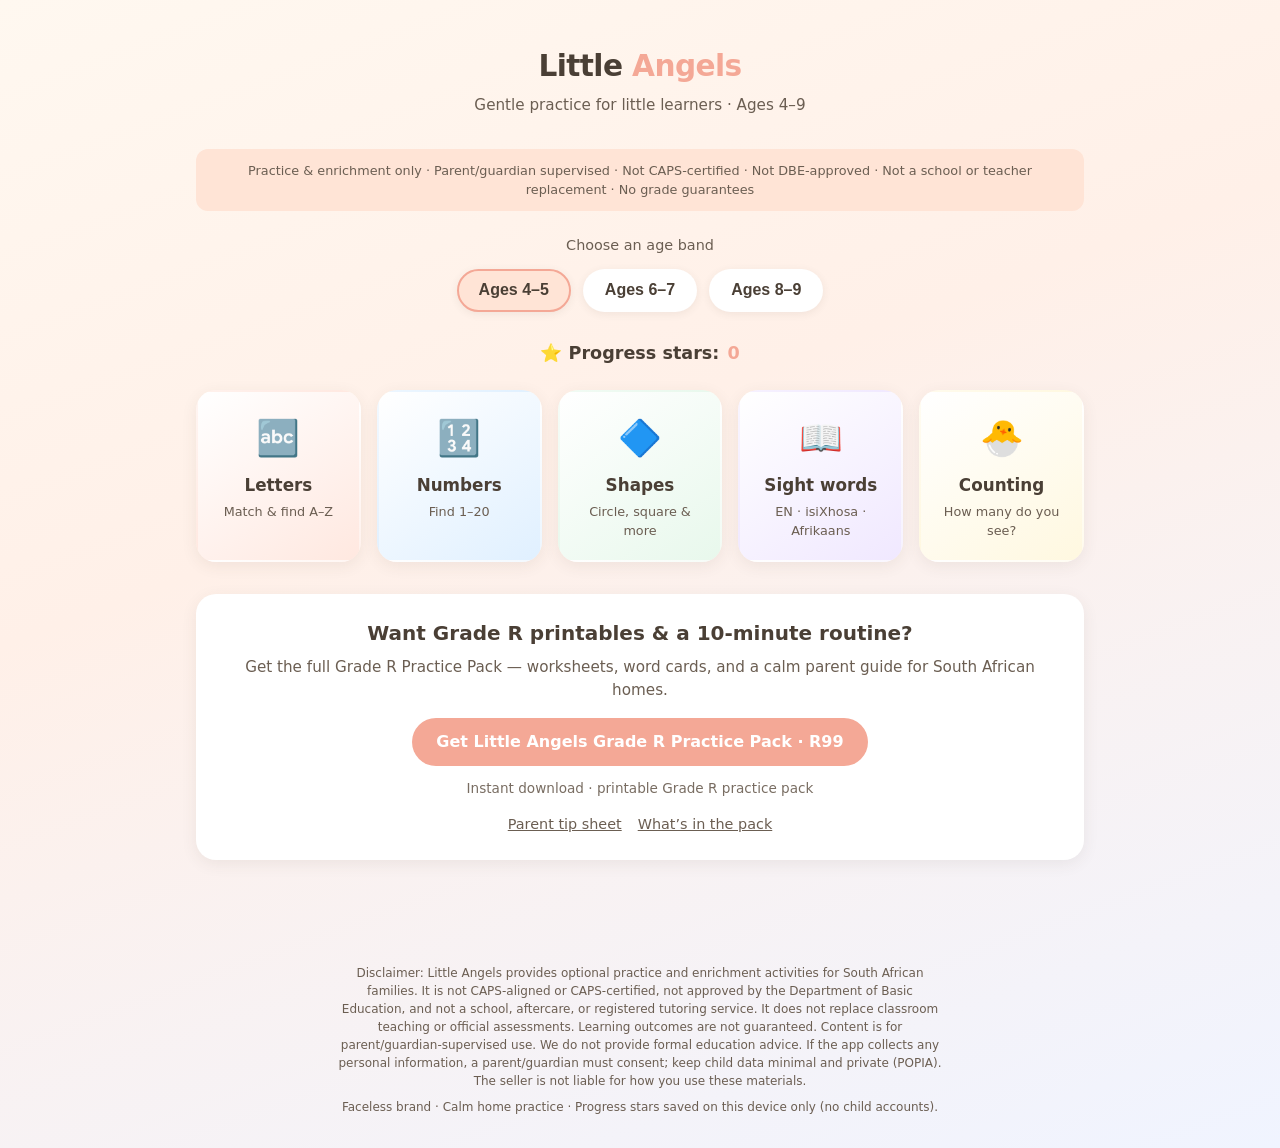
<file: index.html>
<!DOCTYPE html>
<html lang="en">
<head>
  <meta charset="UTF-8" />
  <meta name="viewport" content="width=device-width, initial-scale=1" />
  <title>Little Angels — Kids Letters, Numbers & Shapes Practice (SA)</title>
  <meta name="description" content="Warm, calm practice games for South African kids ages 4–9: letters, numbers, shapes, sight words, and counting. Enrichment only — not a school." />
  <link rel="stylesheet" href="css/styles.css" />
</head>
<body>
  <div class="wrap">
    <header class="site">
      <div class="logo">Little <span>Angels</span></div>
      <p class="tagline">Gentle practice for little learners · Ages 4–9</p>
    </header>

    <div class="disclaimer-bar">
      Practice &amp; enrichment only · Parent/guardian supervised · Not CAPS-certified · Not DBE-approved · Not a school or teacher replacement · No grade guarantees
    </div>

    <div id="home-view">
      <p style="text-align:center;color:var(--ink-soft);margin-bottom:0.75rem;font-size:0.9rem;">Choose an age band</p>
      <div class="age-picker">
        <button type="button" class="age-btn active" data-age="4-5">Ages 4–5</button>
        <button type="button" class="age-btn" data-age="6-7">Ages 6–7</button>
        <button type="button" class="age-btn" data-age="8-9">Ages 8–9</button>
      </div>

      <div class="stars-bar">
        <span>⭐ Progress stars:</span>
        <span class="count" id="star-count">0</span>
      </div>

      <div class="modules">
        <a href="#" class="mod-card letters" id="mod-letters">
          <span class="emoji">🔤</span>
          <h3>Letters</h3>
          <p>Match &amp; find A–Z</p>
        </a>
        <a href="#" class="mod-card numbers" id="mod-numbers">
          <span class="emoji">🔢</span>
          <h3>Numbers</h3>
          <p>Find 1–20</p>
        </a>
        <a href="#" class="mod-card shapes" id="mod-shapes">
          <span class="emoji">🔷</span>
          <h3>Shapes</h3>
          <p>Circle, square &amp; more</p>
        </a>
        <a href="#" class="mod-card words" id="mod-words">
          <span class="emoji">📖</span>
          <h3>Sight words</h3>
          <p>EN · isiXhosa · Afrikaans</p>
        </a>
        <a href="#" class="mod-card count" id="mod-count">
          <span class="emoji">🐣</span>
          <h3>Counting</h3>
          <p>How many do you see?</p>
        </a>
      </div>

      <div class="cta-box">
        <h2>Want Grade R printables &amp; a 10-minute routine?</h2>
        <p>Get the full Grade R Practice Pack — worksheets, word cards, and a calm parent guide for South African homes.</p>
        <a class="btn" href="https://stofficial.gumroad.com/l/jsjetg" target="_blank" rel="noopener">Get Little Angels Grade R Practice Pack · R99</a>
        <p style="margin:0.75rem 0 0;font-size:0.85rem;opacity:0.9">Instant download · printable Grade R practice pack</p>
        <div class="nav-links">
          <a href="tips.html">Parent tip sheet</a>
          <a href="https://stofficial.gumroad.com/l/jsjetg" target="_blank" rel="noopener">What’s in the pack</a>
        </div>
      </div>
    </div>

    <!-- Letters -->
    <div class="practice-view" id="practice-letters">
      <button type="button" class="back-btn">← Back home</button>
      <div class="practice-card">
        <h2>Letters</h2>
        <p id="letter-hint" style="color:var(--ink-soft)">Tap the same letter</p>
        <div class="prompt-big" id="letter-prompt">A</div>
        <div class="choices" id="letter-choices"></div>
        <div class="feedback" id="letter-feedback"></div>
        <div class="controls">
          <button type="button" class="btn secondary" id="next-letter">Next letter</button>
        </div>
      </div>
    </div>

    <!-- Numbers -->
    <div class="practice-view" id="practice-numbers">
      <button type="button" class="back-btn">← Back home</button>
      <div class="practice-card">
        <h2>Numbers</h2>
        <p id="number-hint" style="color:var(--ink-soft)">Find this number</p>
        <div class="prompt-big" id="number-prompt">1</div>
        <div class="choices" id="number-choices"></div>
        <div class="feedback" id="number-feedback"></div>
        <div class="controls">
          <button type="button" class="btn secondary" id="next-number">Next number</button>
        </div>
      </div>
    </div>

    <!-- Shapes -->
    <div class="practice-view" id="practice-shapes">
      <button type="button" class="back-btn">← Back home</button>
      <div class="practice-card">
        <h2>Shapes</h2>
        <p id="shape-hint" style="color:var(--ink-soft)">What shape is this?</p>
        <div class="shape-visual circle" id="shape-visual"></div>
        <div class="choices" id="shape-choices"></div>
        <div class="feedback" id="shape-feedback"></div>
        <div class="controls">
          <button type="button" class="btn secondary" id="next-shape">Next shape</button>
        </div>
      </div>
    </div>

    <!-- Words -->
    <div class="practice-view" id="practice-words">
      <button type="button" class="back-btn">← Back home</button>
      <div class="practice-card">
        <h2>Sight words</h2>
        <div class="lang-tabs">
          <button type="button" class="lang-tab active" data-lang="en">English</button>
          <button type="button" class="lang-tab" data-lang="xh">isiXhosa</button>
          <button type="button" class="lang-tab" data-lang="af">Afrikaans</button>
        </div>
        <p id="word-hint" style="color:var(--ink-soft)">Read this word</p>
        <div class="word-card-display" id="word-display">the</div>
        <div class="choices" id="word-choices"></div>
        <div class="feedback" id="word-feedback"></div>
        <div class="controls">
          <button type="button" class="btn secondary" id="next-word">Next word</button>
        </div>
      </div>
    </div>

    <!-- Counting -->
    <div class="practice-view" id="practice-count">
      <button type="button" class="back-btn">← Back home</button>
      <div class="practice-card">
        <h2>Counting game</h2>
        <p id="count-hint" style="color:var(--ink-soft)">How many do you see?</p>
        <div class="count-items" id="count-items"></div>
        <div class="choices" id="count-choices"></div>
        <div class="feedback" id="count-feedback"></div>
        <div class="controls">
          <button type="button" class="btn secondary" id="next-count">Next round</button>
        </div>
      </div>
    </div>
  </div>

  <footer class="site">
    <p>Disclaimer: Little Angels provides optional practice and enrichment activities for South African families. It is not CAPS-aligned or CAPS-certified, not approved by the Department of Basic Education, and not a school, aftercare, or registered tutoring service. It does not replace classroom teaching or official assessments. Learning outcomes are not guaranteed. Content is for parent/guardian-supervised use. We do not provide formal education advice. If the app collects any personal information, a parent/guardian must consent; keep child data minimal and private (POPIA). The seller is not liable for how you use these materials.</p>
    <p style="margin-top:0.5rem;">Faceless brand · Calm home practice · Progress stars saved on this device only (no child accounts).</p>
  </footer>

  <script src="js/app.js"></script>
</body>
</html>
</file>
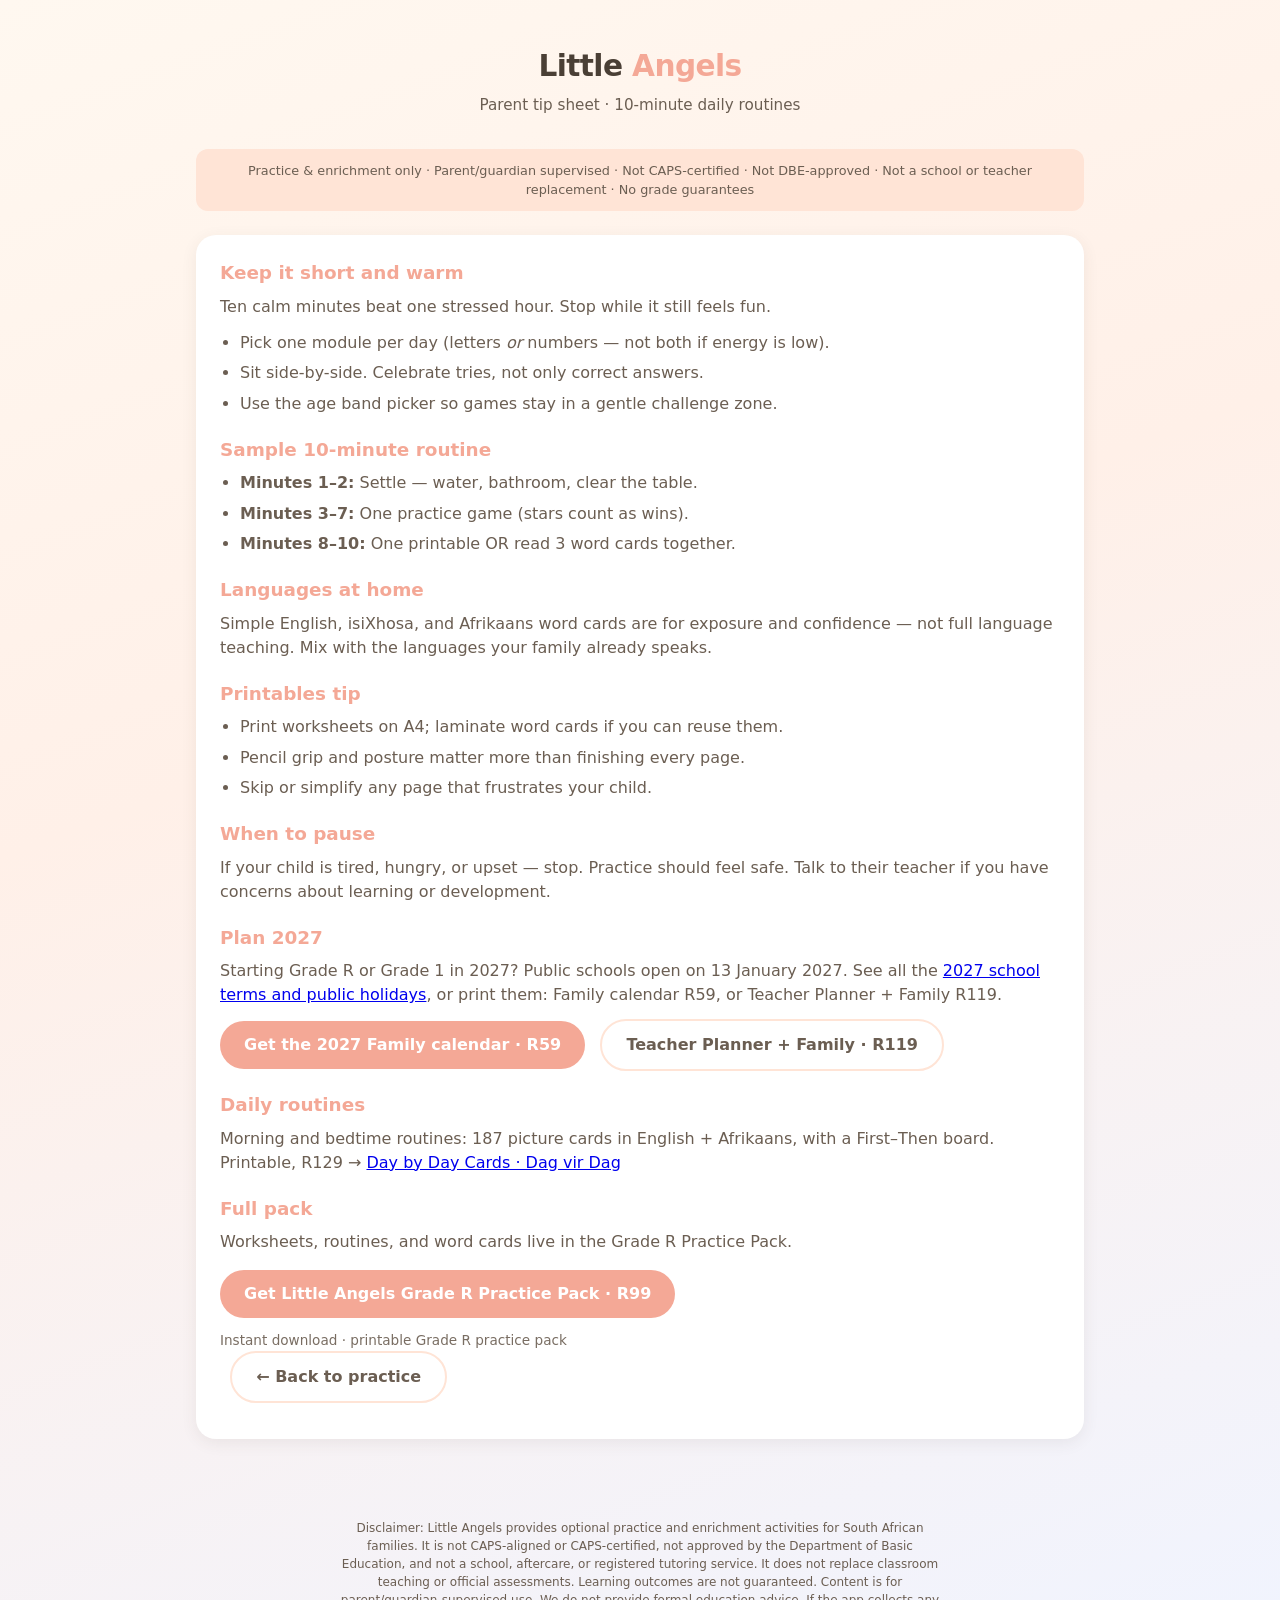
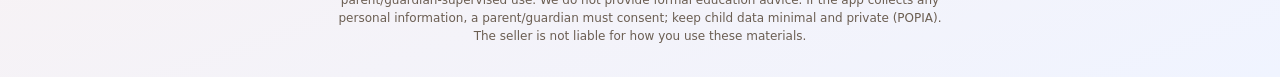
<file: tips.html>
<!DOCTYPE html>
<html lang="en">
<head>
  <meta charset="UTF-8" />
  <meta name="viewport" content="width=device-width, initial-scale=1" />
  <title>Parent Tip Sheet — Little Angels</title>
  <link rel="stylesheet" href="css/styles.css" />
</head>
<body>
  <div class="wrap">
    <header class="site">
      <div class="logo">Little <span>Angels</span></div>
      <p class="tagline">Parent tip sheet · 10-minute daily routines</p>
    </header>

    <div class="disclaimer-bar">
      Practice &amp; enrichment only · Parent/guardian supervised · Not CAPS-certified · Not DBE-approved · Not a school or teacher replacement · No grade guarantees
    </div>

    <div class="tips-content">
      <h2>Keep it short and warm</h2>
      <p>Ten calm minutes beat one stressed hour. Stop while it still feels fun.</p>
      <ul>
        <li>Pick one module per day (letters <em>or</em> numbers — not both if energy is low).</li>
        <li>Sit side-by-side. Celebrate tries, not only correct answers.</li>
        <li>Use the age band picker so games stay in a gentle challenge zone.</li>
      </ul>

      <h2>Sample 10-minute routine</h2>
      <ul>
        <li><strong>Minutes 1–2:</strong> Settle — water, bathroom, clear the table.</li>
        <li><strong>Minutes 3–7:</strong> One practice game (stars count as wins).</li>
        <li><strong>Minutes 8–10:</strong> One printable OR read 3 word cards together.</li>
      </ul>

      <h2>Languages at home</h2>
      <p>Simple English, isiXhosa, and Afrikaans word cards are for exposure and confidence — not full language teaching. Mix with the languages your family already speaks.</p>

      <h2>Printables tip</h2>
      <ul>
        <li>Print worksheets on A4; laminate word cards if you can reuse them.</li>
        <li>Pencil grip and posture matter more than finishing every page.</li>
        <li>Skip or simplify any page that frustrates your child.</li>
      </ul>

      <h2>When to pause</h2>
      <p>If your child is tired, hungry, or upset — stop. Practice should feel safe. Talk to their teacher if you have concerns about learning or development.</p>

      <h2>Plan 2027</h2>
      <p>Starting Grade R or Grade 1 in 2027? Public schools open on 13 January 2027. See all the <a href="https://esteprinsloo101-web.github.io/plain-desk/2027-calendar/">2027 school terms and public holidays</a>, or print them: Family calendar R59, or Teacher Planner + Family R119.</p>
      <p style="margin-top:0.75rem;">
        <a class="btn" href="https://stofficial.gumroad.com/l/sa-2027-calendar" target="_blank" rel="noopener">Get the 2027 Family calendar · R59</a>
        &nbsp;
        <a class="btn ghost" href="https://stofficial.gumroad.com/l/sa-2027-teacher-planner" target="_blank" rel="noopener">Teacher Planner + Family · R119</a>
      </p>

      <h2>Daily routines</h2>
      <p>Morning and bedtime routines: 187 picture cards in English + Afrikaans, with a First–Then board. Printable, R129 → <a href="https://stofficial.gumroad.com/l/axixhj" target="_blank" rel="noopener">Day by Day Cards · Dag vir Dag</a></p>

      <h2>Full pack</h2>
      <p>Worksheets, routines, and word cards live in the Grade R Practice Pack.</p>
      <p style="margin-top:1rem;">
        <a class="btn" href="https://stofficial.gumroad.com/l/jsjetg" target="_blank" rel="noopener">Get Little Angels Grade R Practice Pack · R99</a>
        <p style="margin:0.75rem 0 0;font-size:0.85rem;opacity:0.9">Instant download · printable Grade R practice pack</p>
        &nbsp;
        <a class="btn ghost" href="index.html">← Back to practice</a>
      </p>
    </div>
  </div>

  <footer class="site">
    <p>Disclaimer: Little Angels provides optional practice and enrichment activities for South African families. It is not CAPS-aligned or CAPS-certified, not approved by the Department of Basic Education, and not a school, aftercare, or registered tutoring service. It does not replace classroom teaching or official assessments. Learning outcomes are not guaranteed. Content is for parent/guardian-supervised use. We do not provide formal education advice. If the app collects any personal information, a parent/guardian must consent; keep child data minimal and private (POPIA). The seller is not liable for how you use these materials.</p>
  </footer>
</body>
</html>
</file>
<file: css/styles.css>
:root {
  --cream: #FFF8F0;
  --peach: #FFE4D6;
  --coral: #F4A896;
  --soft-coral: #FFB5A0;
  --sky: #B8D4E8;
  --mint: #C8E6D0;
  --lavender: #E0D4F0;
  --sunshine: #FFEAA7;
  --ink: #4A3F35;
  --ink-soft: #6B5E52;
  --white: #FFFFFF;
  --star: #F5C542;
  --shadow: rgba(74, 63, 53, 0.08);
  --radius: 20px;
  --font: "Segoe UI", system-ui, -apple-system, sans-serif;
}

* { box-sizing: border-box; margin: 0; padding: 0; }

body {
  font-family: var(--font);
  background: linear-gradient(160deg, var(--cream) 0%, #FFF0E8 40%, #F0F4FF 100%);
  color: var(--ink);
  min-height: 100vh;
  line-height: 1.5;
}

.wrap {
  max-width: 920px;
  margin: 0 auto;
  padding: 1.25rem 1rem 3rem;
}

header.site {
  text-align: center;
  padding: 1.5rem 0 1rem;
}

.logo {
  font-size: 1.85rem;
  font-weight: 700;
  color: var(--ink);
  letter-spacing: -0.02em;
}

.logo span { color: var(--coral); }

.tagline {
  color: var(--ink-soft);
  font-size: 0.95rem;
  margin-top: 0.35rem;
}

.disclaimer-bar {
  background: var(--peach);
  border-radius: 12px;
  padding: 0.75rem 1rem;
  font-size: 0.8rem;
  color: var(--ink-soft);
  margin: 1rem 0 1.5rem;
  text-align: center;
}

.age-picker {
  display: flex;
  gap: 0.75rem;
  justify-content: center;
  flex-wrap: wrap;
  margin-bottom: 1.75rem;
}

.age-btn {
  background: var(--white);
  border: 2px solid transparent;
  border-radius: 999px;
  padding: 0.65rem 1.25rem;
  font-size: 1rem;
  font-weight: 600;
  color: var(--ink);
  cursor: pointer;
  box-shadow: 0 2px 8px var(--shadow);
  transition: border-color 0.2s, transform 0.15s;
}

.age-btn:hover { transform: translateY(-2px); }
.age-btn.active {
  border-color: var(--coral);
  background: var(--peach);
}

.stars-bar {
  display: flex;
  align-items: center;
  justify-content: center;
  gap: 0.5rem;
  margin-bottom: 1.5rem;
  font-size: 1.1rem;
  font-weight: 600;
}

.stars-bar .count { color: var(--coral); }

.modules {
  display: grid;
  grid-template-columns: repeat(auto-fit, minmax(160px, 1fr));
  gap: 1rem;
  margin-bottom: 2rem;
}

.mod-card {
  background: var(--white);
  border-radius: var(--radius);
  padding: 1.25rem 1rem;
  text-align: center;
  cursor: pointer;
  box-shadow: 0 4px 16px var(--shadow);
  border: 2px solid transparent;
  transition: border-color 0.2s, transform 0.15s;
  text-decoration: none;
  color: inherit;
  display: block;
}

.mod-card:hover {
  transform: translateY(-3px);
  border-color: var(--soft-coral);
}

.mod-card .emoji { font-size: 2.2rem; display: block; margin-bottom: 0.5rem; }
.mod-card h3 { font-size: 1.05rem; margin-bottom: 0.25rem; }
.mod-card p { font-size: 0.8rem; color: var(--ink-soft); }

.mod-card.letters { background: linear-gradient(145deg, #fff, #FFE8E0); }
.mod-card.numbers { background: linear-gradient(145deg, #fff, #E0F0FF); }
.mod-card.shapes { background: linear-gradient(145deg, #fff, #E8F8EC); }
.mod-card.words { background: linear-gradient(145deg, #fff, #F0E8FF); }
.mod-card.count { background: linear-gradient(145deg, #fff, #FFF8E0); }

.cta-box {
  background: var(--white);
  border-radius: var(--radius);
  padding: 1.5rem;
  text-align: center;
  box-shadow: 0 4px 16px var(--shadow);
  margin-bottom: 1.5rem;
}

.cta-box h2 { font-size: 1.25rem; margin-bottom: 0.5rem; }
.cta-box p { color: var(--ink-soft); font-size: 0.95rem; margin-bottom: 1rem; }

.btn {
  display: inline-block;
  background: var(--coral);
  color: white;
  font-weight: 600;
  padding: 0.75rem 1.5rem;
  border-radius: 999px;
  text-decoration: none;
  border: none;
  cursor: pointer;
  font-size: 1rem;
  transition: background 0.2s, transform 0.15s;
}

.btn:hover { background: #E8907A; transform: translateY(-1px); }
.btn.secondary {
  background: var(--sky);
  color: var(--ink);
}
.btn.secondary:hover { background: #A8C8E0; }
.btn.ghost {
  background: transparent;
  color: var(--ink-soft);
  border: 2px solid var(--peach);
}
.btn.ghost:hover { background: var(--peach); }

.nav-links {
  display: flex;
  gap: 1rem;
  justify-content: center;
  flex-wrap: wrap;
  margin-top: 1rem;
  font-size: 0.9rem;
}

.nav-links a { color: var(--ink-soft); }

footer.site {
  text-align: center;
  font-size: 0.75rem;
  color: var(--ink-soft);
  padding: 2rem 1rem;
  max-width: 640px;
  margin: 0 auto;
}

/* Practice screens */
.practice-view { display: none; }
.practice-view.active { display: block; }

.back-btn {
  background: none;
  border: none;
  color: var(--ink-soft);
  font-size: 0.95rem;
  cursor: pointer;
  margin-bottom: 1rem;
  padding: 0.25rem 0;
}

.practice-card {
  background: var(--white);
  border-radius: var(--radius);
  padding: 1.75rem 1.25rem;
  box-shadow: 0 4px 20px var(--shadow);
  text-align: center;
  min-height: 280px;
}

.practice-card h2 {
  font-size: 1.35rem;
  margin-bottom: 0.5rem;
}

.prompt-big {
  font-size: 4rem;
  font-weight: 700;
  margin: 1rem 0;
  color: var(--coral);
  line-height: 1.1;
}

.prompt-med {
  font-size: 2.5rem;
  font-weight: 700;
  margin: 1rem 0;
  color: var(--ink);
}

.choices {
  display: flex;
  flex-wrap: wrap;
  gap: 0.75rem;
  justify-content: center;
  margin: 1.25rem 0;
}

.choice {
  min-width: 70px;
  min-height: 70px;
  padding: 0.75rem 1rem;
  font-size: 1.5rem;
  font-weight: 700;
  border-radius: 16px;
  border: 3px solid var(--peach);
  background: var(--cream);
  color: var(--ink);
  cursor: pointer;
  transition: background 0.15s, border-color 0.15s, transform 0.1s;
}

.choice:hover { background: var(--peach); transform: scale(1.05); }
.choice.correct { background: var(--mint); border-color: #7BC98A; }
.choice.wrong { background: #FFD0D0; border-color: #E88A8A; }

.feedback {
  min-height: 1.5rem;
  font-weight: 600;
  margin: 0.75rem 0;
  font-size: 1.1rem;
}

.feedback.good { color: #3A8A4A; }
.feedback.bad { color: #C06060; }

.controls {
  display: flex;
  gap: 0.75rem;
  justify-content: center;
  margin-top: 1rem;
  flex-wrap: wrap;
}

.shape-visual {
  width: 100px;
  height: 100px;
  margin: 1rem auto;
}

.shape-visual.circle {
  background: var(--coral);
  border-radius: 50%;
}
.shape-visual.square {
  background: var(--sky);
  border-radius: 8px;
}
.shape-visual.triangle {
  width: 0; height: 0;
  background: transparent;
  border-left: 50px solid transparent;
  border-right: 50px solid transparent;
  border-bottom: 90px solid #7BC98A;
}
.shape-visual.rectangle {
  width: 140px;
  height: 80px;
  background: var(--lavender);
  border-radius: 8px;
}
.shape-visual.star-shape {
  background: var(--sunshine);
  clip-path: polygon(50% 0%, 61% 35%, 98% 35%, 68% 57%, 79% 91%, 50% 70%, 21% 91%, 32% 57%, 2% 35%, 39% 35%);
}

.count-items {
  display: flex;
  flex-wrap: wrap;
  gap: 0.5rem;
  justify-content: center;
  margin: 1rem 0;
  font-size: 2rem;
}

.word-card-display {
  background: linear-gradient(145deg, var(--lavender), var(--peach));
  border-radius: 16px;
  padding: 1.5rem;
  margin: 1rem auto;
  max-width: 280px;
  font-size: 2rem;
  font-weight: 700;
}

.lang-tabs {
  display: flex;
  gap: 0.5rem;
  justify-content: center;
  margin-bottom: 1rem;
  flex-wrap: wrap;
}

.lang-tab {
  padding: 0.4rem 0.9rem;
  border-radius: 999px;
  border: 2px solid var(--peach);
  background: var(--white);
  cursor: pointer;
  font-size: 0.85rem;
  font-weight: 600;
}
.lang-tab.active { background: var(--peach); }

.tips-content {
  background: var(--white);
  border-radius: var(--radius);
  padding: 1.5rem;
  box-shadow: 0 4px 16px var(--shadow);
}

.tips-content h2 { margin: 1.25rem 0 0.5rem; font-size: 1.15rem; color: var(--coral); }
.tips-content h2:first-child { margin-top: 0; }
.tips-content ul { margin-left: 1.25rem; color: var(--ink-soft); }
.tips-content li { margin-bottom: 0.4rem; }
.tips-content p { color: var(--ink-soft); margin-bottom: 0.75rem; }

@media (max-width: 480px) {
  .prompt-big { font-size: 3rem; }
  .choice { min-width: 56px; min-height: 56px; font-size: 1.25rem; }
}
</file>
